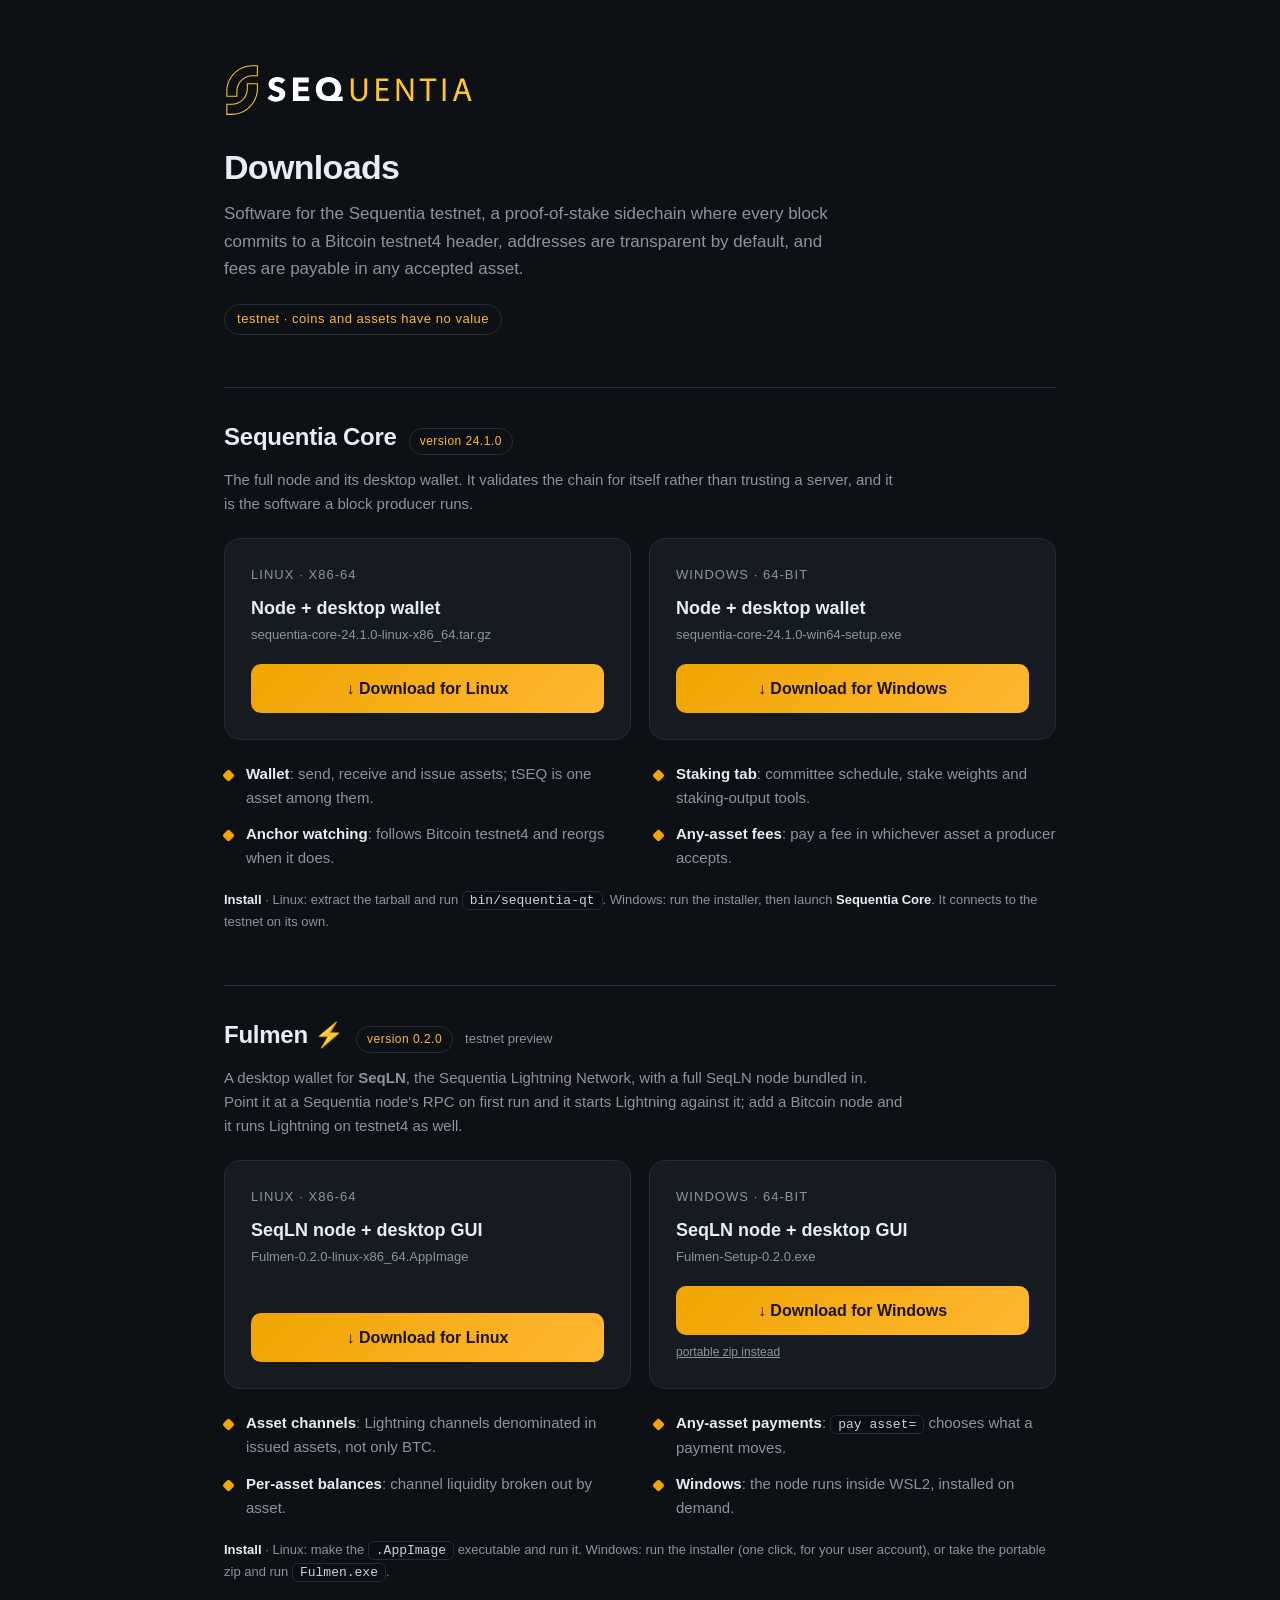
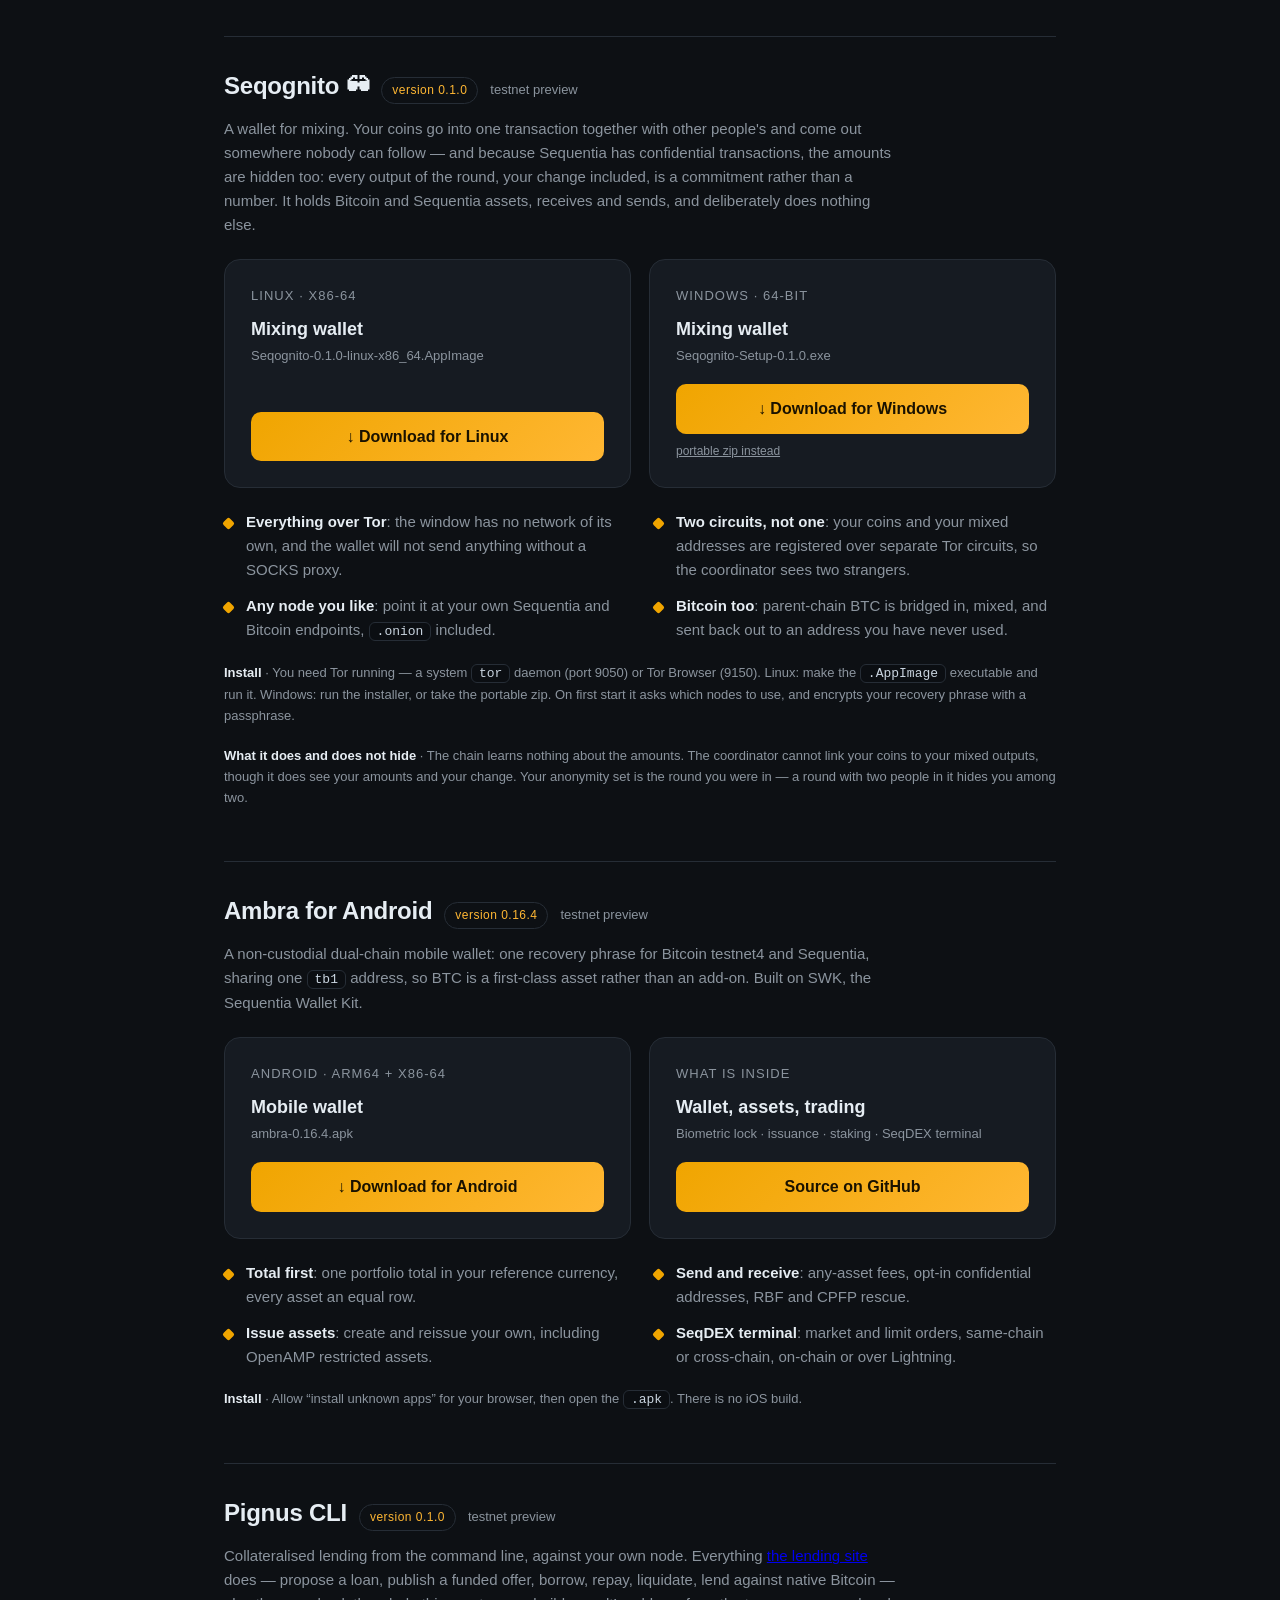
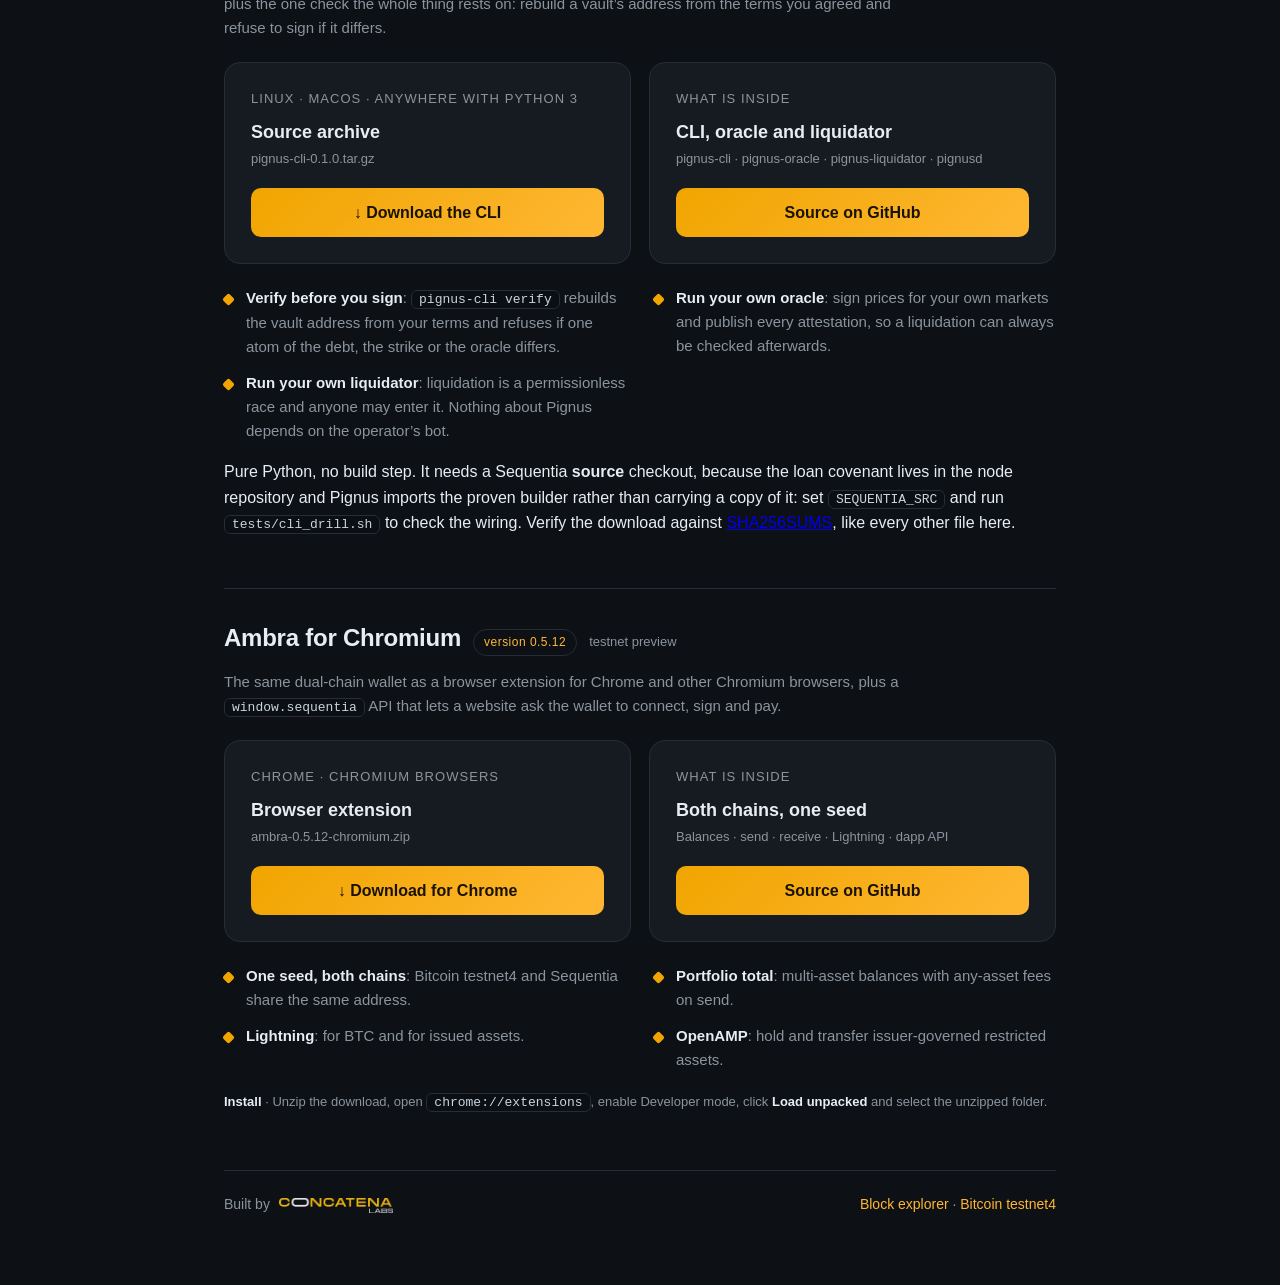
<file: downloads/index.html>
<!DOCTYPE html>
<html lang="en">
<head>
<meta charset="utf-8">
<meta name="viewport" content="width=device-width, initial-scale=1">
<title>Sequentia Downloads</title>
<link rel="icon" type="image/png" href="sequentia-mark.png">
<style>
  :root{ --bg:#0d1014; --panel:#161b22; --line:#262d36; --txt:#e6edf3; --dim:#8b949e; --amber:#f0a500; --amber2:#ffb733; }
  *{box-sizing:border-box}
  body{margin:0;background:radial-gradient(1200px 600px at 50% -10%,#1a212b 0%,var(--bg) 60%);color:var(--txt);
       font:16px/1.6 -apple-system,BlinkMacSystemFont,"Segoe UI",Roboto,Helvetica,Arial,sans-serif;min-height:100vh}
  .wrap{max-width:880px;margin:0 auto;padding:64px 24px 80px}
  .brand{height:52px;width:auto;display:block}
  h1{font-size:34px;margin:24px 0 6px;letter-spacing:-.02em}
  .sub{color:var(--dim);font-size:17px;margin:0 0 8px;max-width:620px}
  .chain{display:inline-block;margin-top:14px;padding:4px 12px;border:1px solid var(--line);border-radius:999px;
         color:var(--amber2);font-size:13px;letter-spacing:.04em}
  .prod{margin:52px 0 0;padding-top:30px;border-top:1px solid var(--line)}
  .phead{display:flex;align-items:baseline;flex-wrap:wrap;gap:12px}
  .phead h2{font-size:24px;margin:0;letter-spacing:-.01em}
  .ver{padding:3px 10px;border:1px solid var(--line);border-radius:999px;color:var(--amber2);
       font-size:12px;letter-spacing:.04em;white-space:nowrap}
  .tag{color:var(--dim);font-size:13px}
  .pdesc{color:var(--dim);font-size:15px;margin:12px 0 0;max-width:680px}
  .grid{display:grid;grid-template-columns:1fr 1fr;gap:18px;margin:22px 0 0}
  @media(max-width:640px){.grid{grid-template-columns:1fr}}
  .card{background:var(--panel);border:1px solid var(--line);border-radius:16px;padding:26px;display:flex;flex-direction:column}
  .os{font-size:13px;letter-spacing:.08em;text-transform:uppercase;color:var(--dim)}
  .card h3{font-size:18px;margin:8px 0 2px;font-weight:600}
  .card .file{color:var(--dim);font-size:13px;word-break:break-all;margin-bottom:18px}
  .dl{margin-top:auto;display:inline-flex;align-items:center;justify-content:center;gap:8px;
      background:linear-gradient(135deg,var(--amber),var(--amber2));color:#1a1200;font-weight:700;
      text-decoration:none;padding:12px 18px;border-radius:10px;transition:transform .08s ease,filter .15s ease}
  .dl:hover{filter:brightness(1.06);transform:translateY(-1px)}
  .feat{display:grid;grid-template-columns:1fr 1fr;gap:12px 28px;margin:22px 0 0}
  @media(max-width:640px){.feat{grid-template-columns:1fr}}
  .feat div{padding-left:22px;position:relative;color:var(--dim);font-size:15px}
  .feat div::before{content:"";position:absolute;left:0;top:9px;width:9px;height:9px;border-radius:2px;
                    background:var(--amber);transform:rotate(45deg)}
  .feat b{color:var(--txt);font-weight:600}
  .install{color:var(--dim);font-size:13px;margin:20px 0 0}
  .install b{color:var(--txt)}
  .foot{margin-top:56px;padding-top:22px;border-top:1px solid var(--line);color:var(--dim);font-size:14px;
        display:flex;justify-content:space-between;flex-wrap:wrap;gap:10px}
  .foot a{color:var(--amber2);text-decoration:none}
  .foot .by-logo{height:15px;width:auto;vertical-align:middle;opacity:.9;margin-left:5px}
  a.inline{color:var(--amber2);text-decoration:none}
  code{background:#0b0e12;border:1px solid var(--line);border-radius:6px;padding:1px 7px;font-size:13px;color:#c9d4df}
</style>
</head>
<body>
  <div class="wrap">
    <img class="brand" src="sequentia-logo.svg" alt="Sequentia" height="52">
    <h1>Downloads</h1>
    <p class="sub">Software for the Sequentia testnet, a proof-of-stake sidechain where every block commits to a
      Bitcoin testnet4 header, addresses are transparent by default, and fees are payable in any accepted asset.</p>
    <span class="chain">testnet · coins and assets have no value</span>

    <!-- The version chips (data-ver) and the versioned artifact filenames below are
         placeholders: the node repo's release publisher
         (contrib/sequentia/release-publisher/publish-release.sh) rewrites both on the
         deployed copy from the artifacts actually present, so the numbers committed here
         are not the current release. -->
    <!-- ─────────────────────────  Sequentia Core  ───────────────────────── -->
    <section class="prod">
      <div class="phead">
        <h2>Sequentia Core</h2>
        <span class="ver" data-ver="node">version 24.1.0</span>
      </div>
      <p class="pdesc">The full node and its desktop wallet. It validates the chain for itself rather than trusting
        a server, and it is the software a block producer runs.</p>
      <div class="grid">
        <div class="card">
          <div class="os">Linux · x86-64</div>
          <h3>Node + desktop wallet</h3>
          <div class="file">sequentia-core-24.1.0-linux-x86_64.tar.gz</div>
          <a class="dl" href="sequentia-core-24.1.0-linux-x86_64.tar.gz" download>↓ Download for Linux</a>
        </div>
        <div class="card">
          <div class="os">Windows · 64-bit</div>
          <h3>Node + desktop wallet</h3>
          <div class="file">sequentia-core-24.1.0-win64-setup.exe</div>
          <a class="dl" href="sequentia-core-24.1.0-win64-setup.exe" download>↓ Download for Windows</a>
        </div>
      </div>
      <div class="feat">
        <div><b>Wallet</b>: send, receive and issue assets; tSEQ is one asset among them.</div>
        <div><b>Staking tab</b>: committee schedule, stake weights and staking-output tools.</div>
        <div><b>Anchor watching</b>: follows Bitcoin testnet4 and reorgs when it does.</div>
        <div><b>Any-asset fees</b>: pay a fee in whichever asset a producer accepts.</div>
      </div>
      <p class="install"><b>Install</b> · Linux: extract the tarball and run <code>bin/sequentia-qt</code>.
        Windows: run the installer, then launch <b>Sequentia Core</b>. It connects to the testnet on its own.</p>
    </section>

    <!-- ─────────────────────────────  Fulmen  ───────────────────────────── -->
    <section class="prod">
      <div class="phead">
        <h2>Fulmen ⚡</h2>
        <span class="ver" data-ver="fulmen">version 0.2.0</span>
        <span class="tag">testnet preview</span>
      </div>
      <p class="pdesc">A desktop wallet for <b>SeqLN</b>, the Sequentia Lightning Network, with a full SeqLN node
        bundled in. Point it at a Sequentia node's RPC on first run and it starts Lightning against it; add a
        Bitcoin node and it runs Lightning on testnet4 as well.</p>
      <div class="grid">
        <div class="card">
          <div class="os">Linux · x86-64</div>
          <h3>SeqLN node + desktop GUI</h3>
          <div class="file">Fulmen-0.2.0-linux-x86_64.AppImage</div>
          <a class="dl" href="Fulmen-0.2.0-linux-x86_64.AppImage" download>↓ Download for Linux</a>
        </div>
        <div class="card">
          <div class="os">Windows · 64-bit</div>
          <h3>SeqLN node + desktop GUI</h3>
          <div class="file">Fulmen-Setup-0.2.0.exe</div>
          <a class="dl" href="Fulmen-Setup-0.2.0.exe" download>↓ Download for Windows</a>
          <div style="margin-top:8px;font-size:12px"><a href="Fulmen-0.2.0-win64.zip" download style="color:var(--dim)">portable zip instead</a></div>
        </div>
      </div>
      <div class="feat">
        <div><b>Asset channels</b>: Lightning channels denominated in issued assets, not only BTC.</div>
        <div><b>Any-asset payments</b>: <code>pay asset=</code> chooses what a payment moves.</div>
        <div><b>Per-asset balances</b>: channel liquidity broken out by asset.</div>
        <div><b>Windows</b>: the node runs inside WSL2, installed on demand.</div>
      </div>
      <p class="install"><b>Install</b> · Linux: make the <code>.AppImage</code> executable and run it.
        Windows: run the installer (one click, for your user account), or take the portable zip and run
        <code>Fulmen.exe</code>.</p>
    </section>

    <!-- ────────────────────────────  Seqognito  ─────────────────────────── -->
    <section class="prod">
      <div class="phead">
        <h2>Seqognito 🕶</h2>
        <span class="ver" data-ver="seqognito">version 0.1.0</span>
        <span class="tag">testnet preview</span>
      </div>
      <p class="pdesc">A wallet for mixing. Your coins go into one transaction together with other people's and come
        out somewhere nobody can follow &mdash; and because Sequentia has confidential transactions, the amounts are
        hidden too: every output of the round, your change included, is a commitment rather than a number. It holds
        Bitcoin and Sequentia assets, receives and sends, and deliberately does nothing else.</p>
      <div class="grid">
        <div class="card">
          <div class="os">Linux &middot; x86-64</div>
          <h3>Mixing wallet</h3>
          <div class="file">Seqognito-0.1.0-linux-x86_64.AppImage</div>
          <a class="dl" href="Seqognito-0.1.0-linux-x86_64.AppImage" download>&darr; Download for Linux</a>
        </div>
        <div class="card">
          <div class="os">Windows &middot; 64-bit</div>
          <h3>Mixing wallet</h3>
          <div class="file">Seqognito-Setup-0.1.0.exe</div>
          <a class="dl" href="Seqognito-Setup-0.1.0.exe" download>&darr; Download for Windows</a>
          <div style="margin-top:8px;font-size:12px"><a href="Seqognito-0.1.0-win64.zip" download style="color:var(--dim)">portable zip instead</a></div>
        </div>
      </div>
      <div class="feat">
        <div><b>Everything over Tor</b>: the window has no network of its own, and the wallet will not send anything without a SOCKS proxy.</div>
        <div><b>Two circuits, not one</b>: your coins and your mixed addresses are registered over separate Tor circuits, so the coordinator sees two strangers.</div>
        <div><b>Any node you like</b>: point it at your own Sequentia and Bitcoin endpoints, <code>.onion</code> included.</div>
        <div><b>Bitcoin too</b>: parent-chain BTC is bridged in, mixed, and sent back out to an address you have never used.</div>
      </div>
      <p class="install"><b>Install</b> &middot; You need Tor running &mdash; a system <code>tor</code> daemon (port 9050) or Tor
        Browser (9150). Linux: make the <code>.AppImage</code> executable and run it. Windows: run the installer, or take
        the portable zip. On first start it asks which nodes to use, and encrypts your recovery phrase with a passphrase.</p>
      <p class="install"><b>What it does and does not hide</b> &middot; The chain learns nothing about the amounts. The
        coordinator cannot link your coins to your mixed outputs, though it does see your amounts and your change. Your
        anonymity set is the round you were in &mdash; a round with two people in it hides you among two.</p>
    </section>

    <!-- ───────────────────────  Ambra for Android  ──────────────────────── -->
    <section class="prod">
      <div class="phead">
        <h2>Ambra for Android</h2>
        <span class="ver" data-ver="ambra">version 0.16.4</span>
        <span class="tag">testnet preview</span>
      </div>
      <p class="pdesc">A non-custodial dual-chain mobile wallet: one recovery phrase for Bitcoin testnet4 and
        Sequentia, sharing one <code>tb1</code> address, so BTC is a first-class asset rather than an add-on.
        Built on SWK, the Sequentia Wallet Kit.</p>
      <div class="grid">
        <div class="card">
          <div class="os">Android · arm64 + x86-64</div>
          <h3>Mobile wallet</h3>
          <div class="file">ambra-0.16.4.apk</div>
          <a class="dl" href="ambra-0.16.4.apk" download>↓ Download for Android</a>
        </div>
        <div class="card">
          <div class="os">What is inside</div>
          <h3>Wallet, assets, trading</h3>
          <div class="file">Biometric lock · issuance · staking · SeqDEX terminal</div>
          <a class="dl" href="https://github.com/ConcatenaLabs/ambra" target="_blank" rel="noopener">Source on GitHub</a>
        </div>
      </div>
      <div class="feat">
        <div><b>Total first</b>: one portfolio total in your reference currency, every asset an equal row.</div>
        <div><b>Send and receive</b>: any-asset fees, opt-in confidential addresses, RBF and CPFP rescue.</div>
        <div><b>Issue assets</b>: create and reissue your own, including OpenAMP restricted assets.</div>
        <div><b>SeqDEX terminal</b>: market and limit orders, same-chain or cross-chain, on-chain or over Lightning.</div>
      </div>
      <p class="install"><b>Install</b> · Allow “install unknown apps” for your browser, then open the
        <code>.apk</code>. There is no iOS build.</p>
    </section>

    <!-- ──────────────────────  Pignus CLI  ──────────────────────── -->
    <section class="prod">
      <div class="phead">
        <h2>Pignus CLI</h2>
        <span class="ver" data-ver="pignus">version 0.1.0</span>
        <span class="tag">testnet preview</span>
      </div>
      <p class="pdesc">Collateralised lending from the command line, against your own node.
        Everything <a href="/lending/">the lending site</a> does &mdash; propose a loan, publish a
        funded offer, borrow, repay, liquidate, lend against native Bitcoin &mdash; plus the one
        check the whole thing rests on: rebuild a vault&rsquo;s address from the terms you agreed
        and refuse to sign if it differs.</p>
      <div class="grid">
        <div class="card">
          <div class="os">Linux · macOS · anywhere with Python 3</div>
          <h3>Source archive</h3>
          <div class="file">pignus-cli-0.1.0.tar.gz</div>
          <a class="dl" href="pignus-cli-0.1.0.tar.gz" download>&darr; Download the CLI</a>
        </div>
        <div class="card">
          <div class="os">What is inside</div>
          <h3>CLI, oracle and liquidator</h3>
          <div class="file">pignus-cli · pignus-oracle · pignus-liquidator · pignusd</div>
          <a class="dl" href="https://github.com/ConcatenaLabs/pignus" target="_blank" rel="noopener">Source on GitHub</a>
        </div>
      </div>
      <div class="feat">
        <div><b>Verify before you sign</b>: <code>pignus-cli verify</code> rebuilds the vault address
          from your terms and refuses if one atom of the debt, the strike or the oracle differs.</div>
        <div><b>Run your own oracle</b>: sign prices for your own markets and publish every
          attestation, so a liquidation can always be checked afterwards.</div>
        <div><b>Run your own liquidator</b>: liquidation is a permissionless race and anyone may
          enter it. Nothing about Pignus depends on the operator&rsquo;s bot.</div>
      </div>
      <p class="note">Pure Python, no build step. It needs a Sequentia <b>source</b> checkout, because
        the loan covenant lives in the node repository and Pignus imports the proven builder rather
        than carrying a copy of it: set <code>SEQUENTIA_SRC</code> and run
        <code>tests/cli_drill.sh</code> to check the wiring. Verify the download against
        <a href="SHA256SUMS">SHA256SUMS</a>, like every other file here.</p>
    </section>

    <!-- ──────────────────────  Ambra for Chromium  ──────────────────────── -->
    <section class="prod">
      <div class="phead">
        <h2>Ambra for Chromium</h2>
        <span class="ver" data-ver="extension">version 0.5.12</span>
        <span class="tag">testnet preview</span>
      </div>
      <p class="pdesc">The same dual-chain wallet as a browser extension for Chrome and other Chromium browsers,
        plus a <code>window.sequentia</code> API that lets a website ask the wallet to connect, sign and pay.</p>
      <div class="grid">
        <div class="card">
          <div class="os">Chrome · Chromium browsers</div>
          <h3>Browser extension</h3>
          <div class="file">ambra-0.5.12-chromium.zip</div>
          <a class="dl" href="ambra-0.5.12-chromium.zip" download>↓ Download for Chrome</a>
        </div>
        <div class="card">
          <div class="os">What is inside</div>
          <h3>Both chains, one seed</h3>
          <div class="file">Balances · send · receive · Lightning · dapp API</div>
          <a class="dl" href="https://github.com/ConcatenaLabs/sequentia-extension" target="_blank" rel="noopener">Source on GitHub</a>
        </div>
      </div>
      <div class="feat">
        <div><b>One seed, both chains</b>: Bitcoin testnet4 and Sequentia share the same address.</div>
        <div><b>Portfolio total</b>: multi-asset balances with any-asset fees on send.</div>
        <div><b>Lightning</b>: for BTC and for issued assets.</div>
        <div><b>OpenAMP</b>: hold and transfer issuer-governed restricted assets.</div>
      </div>
      <p class="install"><b>Install</b> · Unzip the download, open <code>chrome://extensions</code>, enable
        Developer mode, click <b>Load unpacked</b> and select the unzipped folder.</p>
    </section>

    <div class="foot">
      <span>Built by <a href="https://concatenalabs.com" target="_blank" rel="noopener"><img class="by-logo" src="concatena-labs.png" alt="Concatena Labs"></a></span>
      <span><a href="/">Block explorer</a> · <a href="/testnet4/">Bitcoin testnet4</a></span>
    </div>
  </div>
</body>
</html>
</file>
